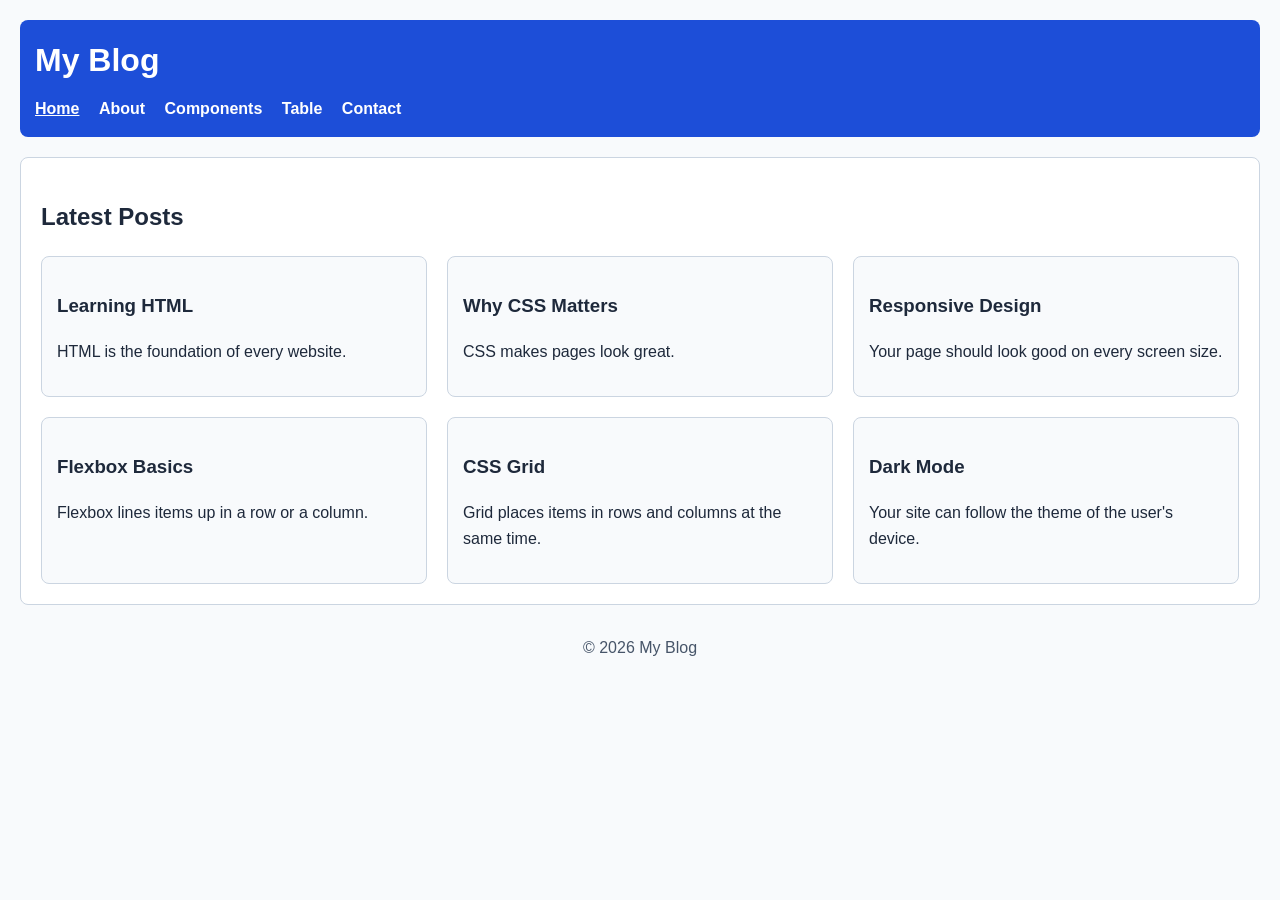
<file: index.html>
<!DOCTYPE html>
<html lang="en">
<head>
    <meta charset="UTF-8">
    <meta name="viewport" content="width=device-width, initial-scale=1.0">
    <title>My Blog - Home</title>
    <link rel="stylesheet" href="style.css">
</head>
<body>

    <header>
        <h1>My Blog</h1>
        <nav aria-label="Main">
            <a href="index.html" aria-current="page">Home</a>
            <a href="about.html">About</a>
            <a href="components.html">Components</a>
            <a href="table.html">Table</a>
            <a href="contact.html">Contact</a>
        </nav>
    </header>

    <main>
        <section>
            <h2>Latest Posts</h2>

            
            <div class="posts">
                <article>
                    <h3>Learning HTML</h3>
                    <p>HTML is the foundation of every website.</p>
                </article>

                <article>
                    <h3>Why CSS Matters</h3>
                    <p>CSS makes pages look great.</p>
                </article>

                <article>
                    <h3>Responsive Design</h3>
                    <p>Your page should look good on every screen size.</p>
                </article>

                <article>
                    <h3>Flexbox Basics</h3>
                    <p>Flexbox lines items up in a row or a column.</p>
                </article>

                <article>
                    <h3>CSS Grid</h3>
                    <p>Grid places items in rows and columns at the same time.</p>
                </article>

                <article>
                    <h3>Dark Mode</h3>
                    <p>Your site can follow the theme of the user's device.</p>
                </article>
            </div>
        </section>
    </main>

    <footer>
        <p>&copy; 2026 My Blog</p>
    </footer>

</body>
</html>
</file>
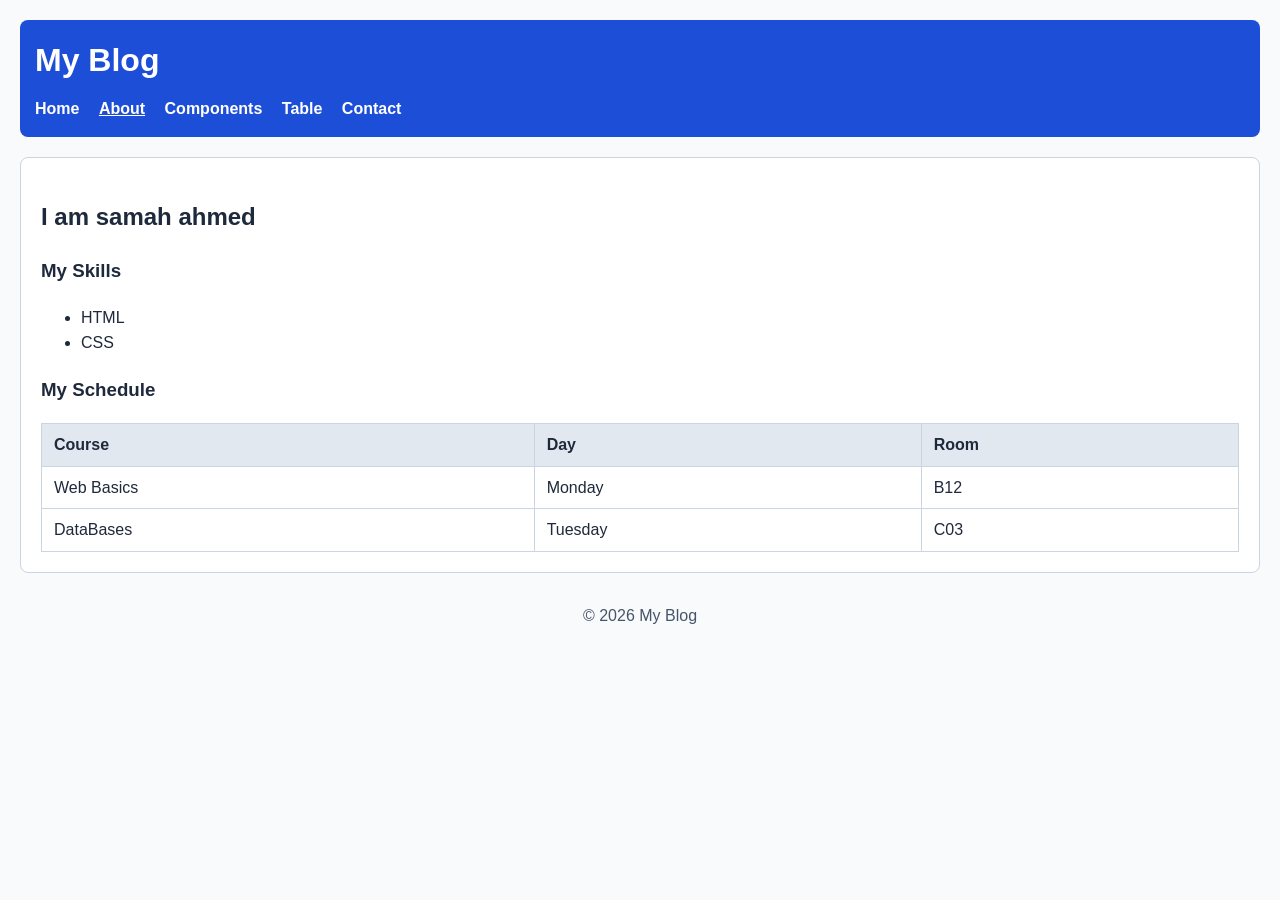
<file: about.html>
<!DOCTYPE html>
<html lang="en">
<head>
    <meta charset="UTF-8">
    <meta name="viewport" content="width=device-width, initial-scale=1.0">
    <title>My Blog - About Me</title>
    <link rel="stylesheet" href="style.css">
</head>
<body>

    <header>
        <h1>My Blog</h1>
        <nav aria-label="Main">
            <a href="index.html">Home</a>
            <a href="about.html" aria-current="page">About</a>
            <a href="components.html">Components</a>
            <a href="table.html">Table</a>
            <a href="contact.html">Contact</a>
        </nav>
    </header>

    <main>
        <section>
            <h2>I am samah ahmed</h2>

            <h3>My Skills</h3>
            <ul>
                <li>HTML</li>
                <li>CSS</li>
            </ul>

            <h3>My Schedule</h3>
            <div class="table-wrap">
                <table>
                    <thead>
                        <tr>
                            <th>Course</th>
                            <th>Day</th>
                            <th>Room</th>
                        </tr>
                    </thead>
                    <tbody>
                        <tr>
                            <td>Web Basics</td>
                            <td>Monday</td>
                            <td>B12</td>
                        </tr>
                        <tr>
                            <td>DataBases</td>
                            <td>Tuesday</td>
                            <td>C03</td>
                        </tr>
                    </tbody>
                </table>
            </div>
        </section>
    </main>

    <footer>
        <p>&copy; 2026 My Blog</p>
    </footer>

</body>
</html>
</file>
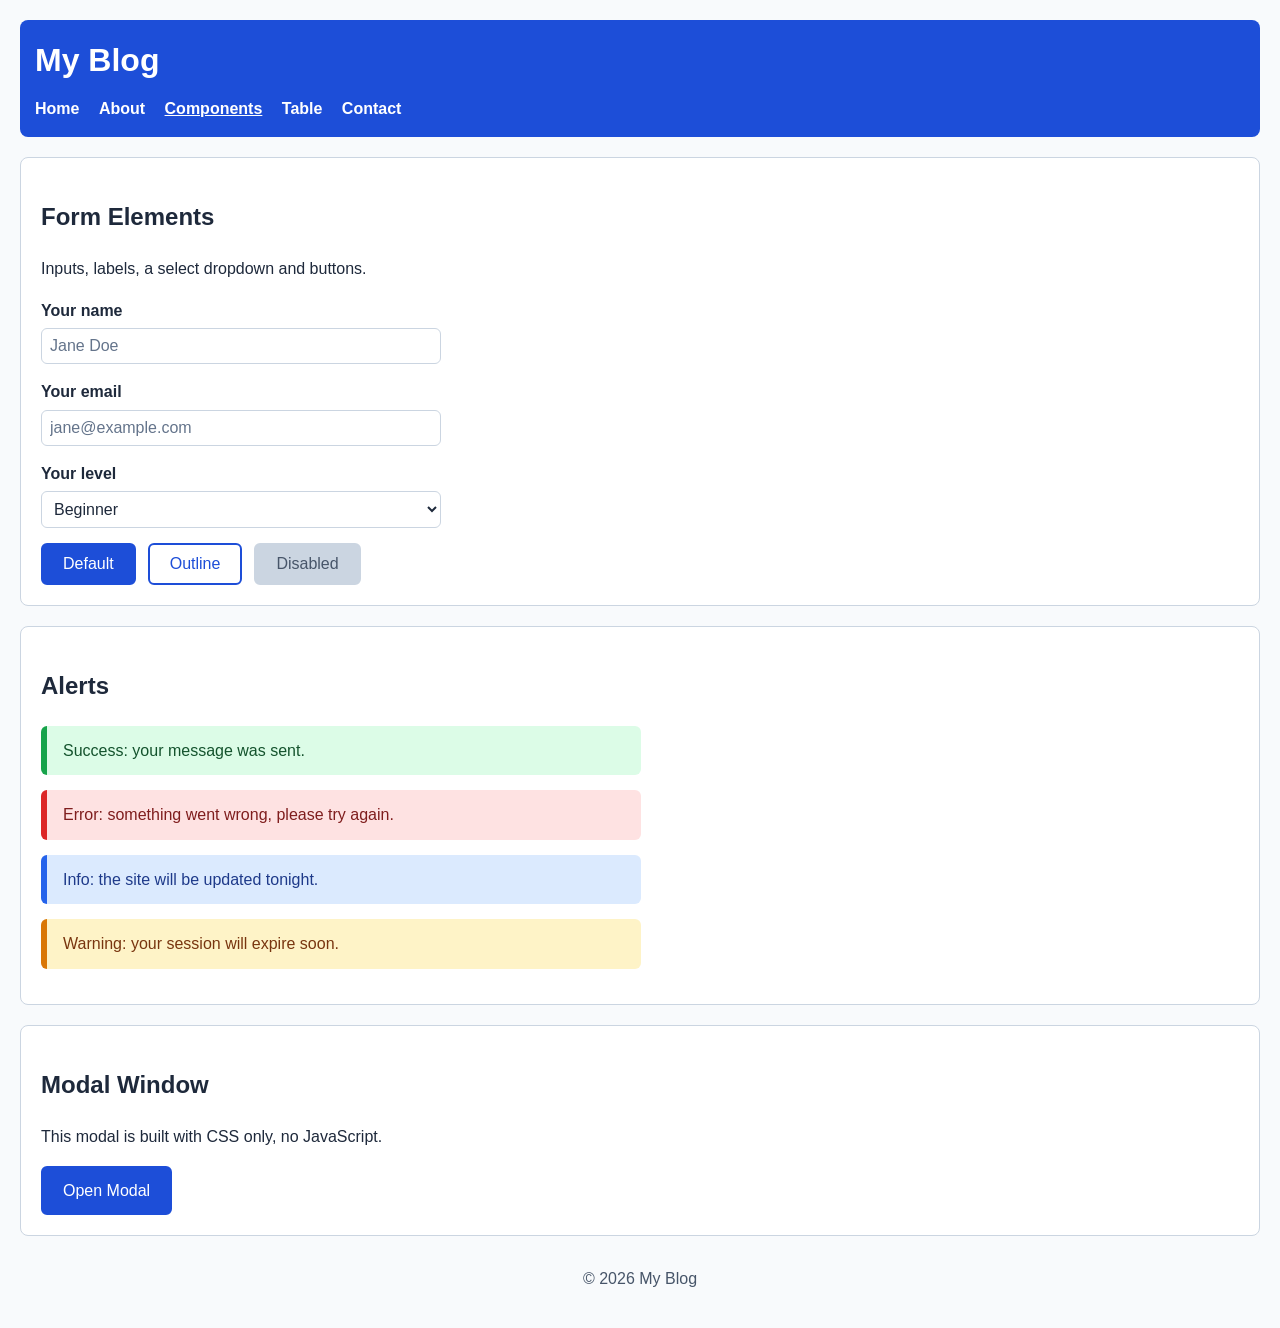
<file: components.html>
<!DOCTYPE html>
<html lang="en">
<head>
    <meta charset="UTF-8">
    <meta name="viewport" content="width=device-width, initial-scale=1.0">
    <title>My Blog - Components</title>
    <link rel="stylesheet" href="style.css">
</head>
<body>

    <header>
        <h1>My Blog</h1>
        <nav aria-label="Main">
            <a href="index.html">Home</a>
            <a href="about.html">About</a>
            <a href="components.html" aria-current="page">Components</a>
            <a href="table.html">Table</a>
            <a href="contact.html">Contact</a>
        </nav>
    </header>

    <main>

        <!-- ===== 1) Form Elements ===== -->
        <section>
            <h2>Form Elements</h2>
            <p>Inputs, labels, a select dropdown and buttons.</p>

            <form action="#" method="POST">
                <div>
                    <label for="demoName">Your name</label>
                    <input type="text" id="demoName" name="demoName" placeholder="Jane Doe">
                </div>

                <div>
                    <label for="demoEmail">Your email</label>
                    <input type="email" id="demoEmail" name="demoEmail" placeholder="jane@example.com">
                </div>

                <div>
                    <label for="demoLevel">Your level</label>
                    <select id="demoLevel" name="demoLevel">
                        <option value="beginner">Beginner</option>
                        <option value="intermediate">Intermediate</option>
                        <option value="advanced">Advanced</option>
                    </select>
                </div>

                <div class="button-row">
                    <button type="submit">Default</button>
                    <button type="button" class="btn-outline">Outline</button>
                    <button type="button" disabled>Disabled</button>
                </div>
            </form>
        </section>

        <!-- ===== 2) Alert / Notification ===== -->
        <section>
            <h2>Alerts</h2>

            <div class="alert alert-success" role="status">
                Success: your message was sent.
            </div>

            <div class="alert alert-error" role="alert">
                Error: something went wrong, please try again.
            </div>

            <div class="alert alert-info" role="status">
                Info: the site will be updated tonight.
            </div>

            <div class="alert alert-warning" role="status">
                Warning: your session will expire soon.
            </div>
        </section>

        <!-- ===== 3) Modal (CSS only) ===== -->
        <section>
            <h2>Modal Window</h2>
            <p>This modal is built with CSS only, no JavaScript.</p>
            <a href="#modal" class="btn">Open Modal</a>
        </section>

        <!-- المودال: بيظهر لما اللينك #modal يتضغط (:target) -->
        <div id="modal" class="modal" role="dialog" aria-modal="true" aria-labelledby="modal-title">
            <div class="modal-content">
                <h2 id="modal-title">Hello!</h2>
                <p>You opened this window using only CSS.</p>
                <a href="#" class="btn">Close</a>
            </div>
        </div>

    </main>

    <footer>
        <p>&copy; 2026 My Blog</p>
    </footer>

</body>
</html>
</file>
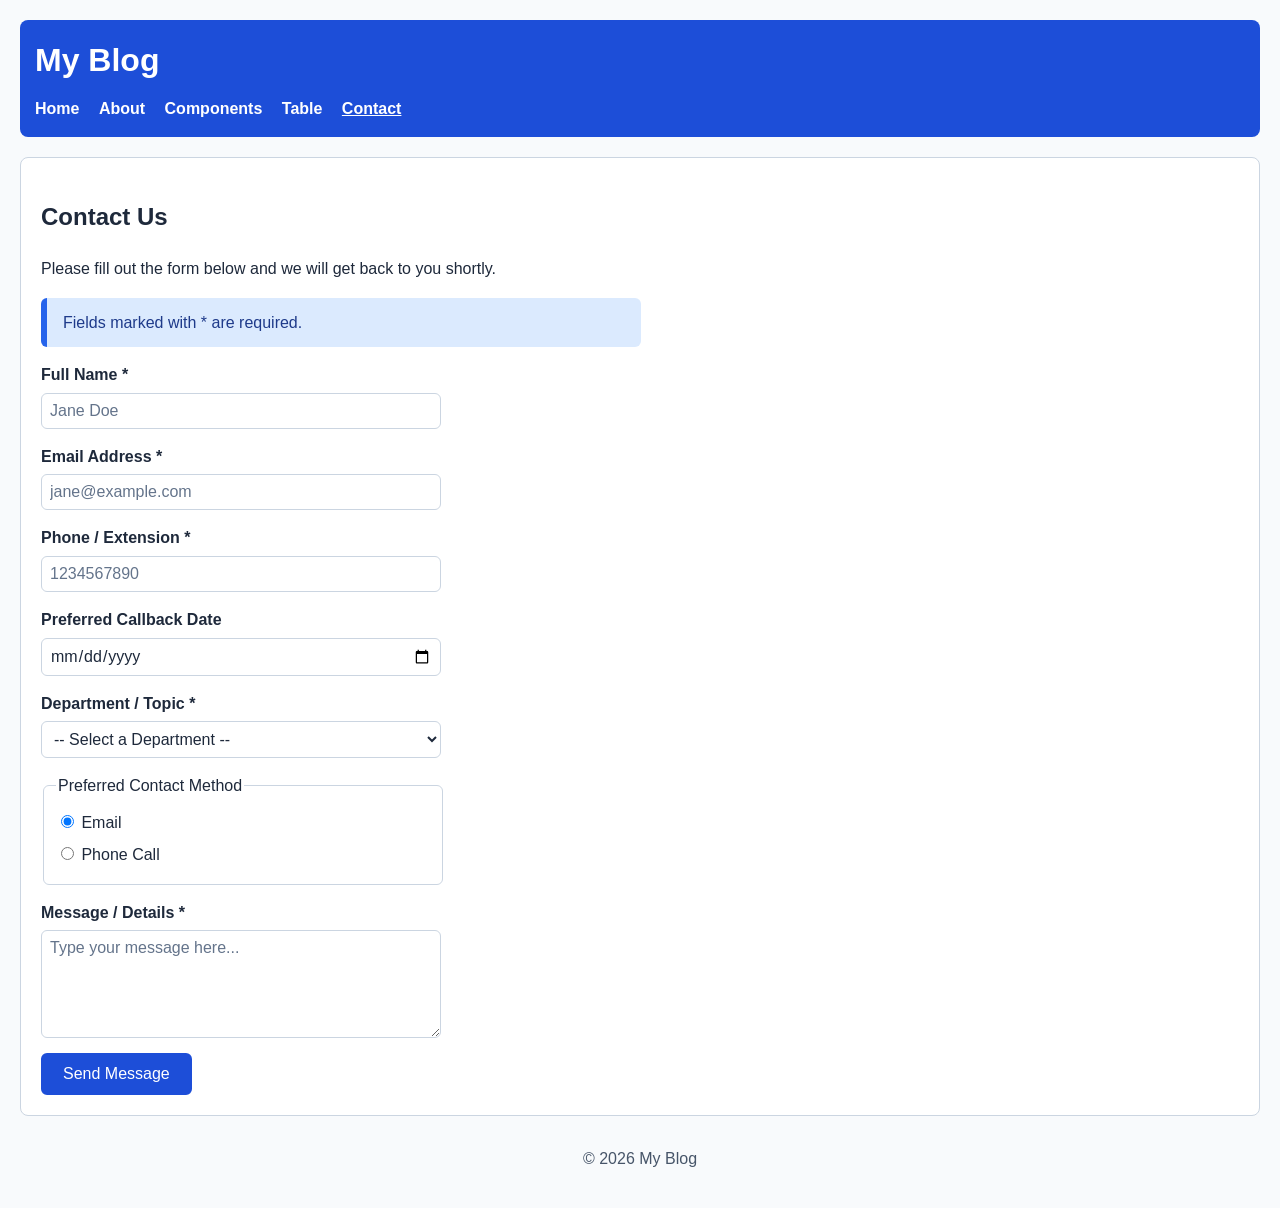
<file: contact.html>
<!DOCTYPE html>
<html lang="en">
<head>
    <meta charset="UTF-8">
    <meta name="viewport" content="width=device-width, initial-scale=1.0">
    <title>My Blog - Contact Us</title>
    <link rel="stylesheet" href="style.css">
</head>
<body>

    <header>
        <h1>My Blog</h1>
        <nav aria-label="Main">
            <a href="index.html">Home</a>
            <a href="about.html">About</a>
            <a href="components.html">Components</a>
            <a href="table.html">Table</a>
            <a href="contact.html" aria-current="page">Contact</a>
        </nav>
    </header>

    <main>
        <section>
            <h2>Contact Us</h2>
            <p>Please fill out the form below and we will get back to you shortly.</p>

            <div class="alert alert-info" role="status">
                Fields marked with * are required.
            </div>

            <form action="#" method="POST">

                <div>
                    <label for="fullName">Full Name *</label>
                    <input type="text" id="fullName" name="fullName" placeholder="Jane Doe" required>
                </div>

                <div>
                    <label for="email">Email Address *</label>
                    <input type="email" id="email" name="email" placeholder="jane@example.com" required>
                </div>

                <div>
                    <label for="phone">Phone / Extension *</label>
                    <input type="number" id="phone" name="phone" placeholder="1234567890" required>
                </div>

                <div>
                    <label for="preferredDate">Preferred Callback Date</label>
                    <input type="date" id="preferredDate" name="preferredDate">
                </div>

                <div>
                    <label for="department">Department / Topic *</label>
                    <select id="department" name="department" required>
                        <option value="" disabled selected>-- Select a Department --</option>
                        <option value="support">Customer Support</option>
                        <option value="sales">Sales &amp; Inquiries</option>
                    </select>
                </div>

                <fieldset>
                    <legend>Preferred Contact Method</legend>
                    <label>
                        <input type="radio" name="contactMethod" value="email" checked> Email
                    </label>
                    <label>
                        <input type="radio" name="contactMethod" value="phone"> Phone Call
                    </label>
                </fieldset>

                <div>
                    <label for="message">Message / Details *</label>
                    <textarea id="message" name="message" rows="5" placeholder="Type your message here..." required></textarea>
                </div>

                <button type="submit">Send Message</button>

            </form>
        </section>
    </main>

    <footer>
        <p>&copy; 2026 My Blog</p>
    </footer>

</body>
</html>
</file>
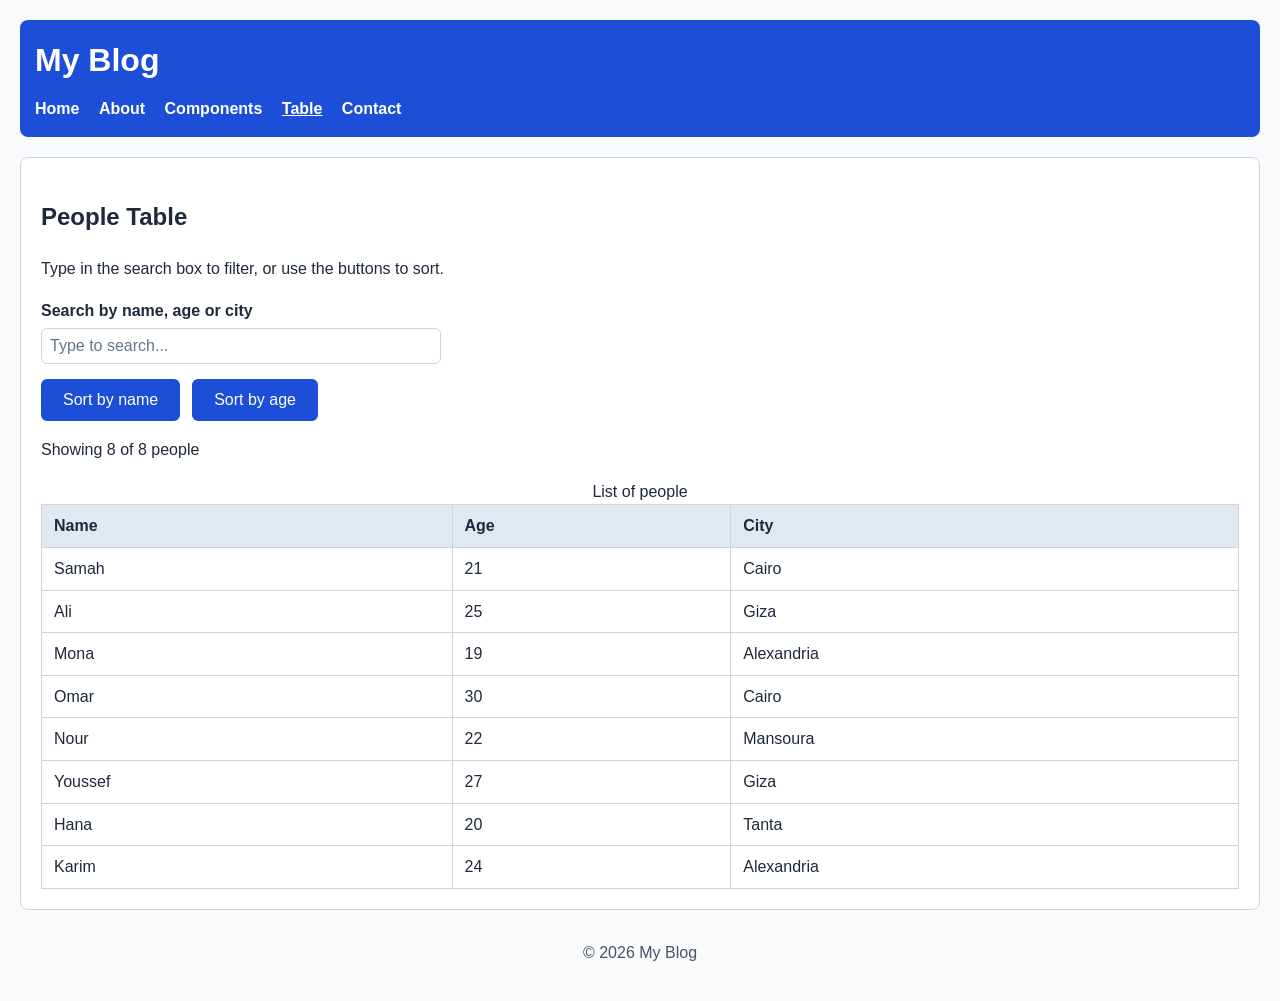
<file: table.html>
<!DOCTYPE html>
<html lang="en">
<head>
    <meta charset="UTF-8">
    <meta name="viewport" content="width=device-width, initial-scale=1.0">
    <title>My Blog - People Table</title>
    <link rel="stylesheet" href="style.css">
</head>
<body>

    <header>
        <h1>My Blog</h1>
        <nav aria-label="Main">
            <a href="index.html">Home</a>
            <a href="about.html">About</a>
            <a href="components.html">Components</a>
            <a href="table.html" aria-current="page">Table</a>
            <a href="contact.html">Contact</a>
        </nav>
    </header>

    <main>
        <section>
            <h2>People Table</h2>
            <p>Type in the search box to filter, or use the buttons to sort.</p>

            
            <label for="search">Search by name, age or city</label>
            <input type="search" id="search" placeholder="Type to search...">

   
            <div class="button-row">
                <button type="button" id="sortName">Sort by name</button>
                <button type="button" id="sortAge">Sort by age</button>
            </div>

            
            <p id="count" role="status"></p>

            <div class="table-wrap">
                <table>
                    <caption>List of people</caption>
                    <thead>
                        <tr>
                            <th scope="col">Name</th>
                            <th scope="col">Age</th>
                            <th scope="col">City</th>
                        </tr>
                    </thead>
                    
                    <tbody id="tableBody"></tbody>
                </table>
            </div>
        </section>
    </main>

    <footer>
        <p>&copy; 2026 My Blog</p>
    </footer>

    <script src="script.js"></script>
</body>
</html>
</file>
<file: style.css>
:root {
    --bg: #f8fafc;
    --text: #1e293b;
    --muted: #475569;
    --surface: #ffffff;
    --border: #cbd5e1;
    --header-bg: #1d4ed8;
    --btn-bg: #1d4ed8;
    --btn-hover: #1e40af;
    --link: #1d4ed8;
    --th-bg: #e2e8f0;
    --placeholder: #64748b;
    --focus: #b45309;
    --disabled-bg: #cbd5e1;
    --disabled-text: #475569;
    --radius: 8px;
}

@media (prefers-color-scheme: dark) {
    :root {
        --bg: #0f172a;
        --text: #e2e8f0;
        --muted: #cbd5e1;
        --surface: #1e293b;
        --border: #475569;
        --header-bg: #1e3a8a;
        --btn-bg: #1d4ed8;
        --btn-hover: #2563eb;
        --link: #93c5fd;
        --th-bg: #334155;
        --placeholder: #94a3b8;
        --focus: #fbbf24;
        --disabled-bg: #334155;
        --disabled-text: #cbd5e1;
    }
}

* {
    box-sizing: border-box;
}

body {
    font-family: Arial, sans-serif;
    background-color: var(--bg);
    color: var(--text);
    margin: 0;
    padding: 20px;
    line-height: 1.6;
}

header {
    background-color: var(--header-bg);
    color: #ffffff;
    padding: 15px;
    border-radius: var(--radius);
    margin-bottom: 20px;
}

header h1 {
    margin: 0 0 10px;
}

header nav a {
    color: #ffffff;
    margin-right: 15px;
    text-decoration: none;
    font-weight: bold;
}

header nav a:hover,
header nav a[aria-current="page"] {
    text-decoration: underline;
}

a {
    color: var(--link);
}

section {
    background-color: var(--surface);
    border: 1px solid var(--border);
    border-radius: var(--radius);
    padding: 20px;
    margin-bottom: 20px;
}

footer {
    text-align: center;
    color: var(--muted);
    margin-top: 30px;
}

.table-wrap {
    overflow-x: auto;
}

table {
    width: 100%;
    border-collapse: collapse;
}

th,
td {
    border: 1px solid var(--border);
    padding: 8px 12px;
    text-align: left;
}

th {
    background-color: var(--th-bg);
}

.posts {
    display: grid;
    grid-template-columns: 1fr;
    gap: 20px;
}

@media (min-width: 768px) {
    .posts {
        grid-template-columns: repeat(2, 1fr);
    }
}

@media (min-width: 1024px) {
    .posts {
        grid-template-columns: repeat(3, 1fr);
    }
}

.posts article {
    background-color: var(--bg);
    border: 1px solid var(--border);
    border-radius: var(--radius);
    padding: 15px;
}

label {
    font-weight: bold;
}
input:not([type="radio"]):not([type="checkbox"]),
select,
textarea {
    display: block;
    width: 100%;
    max-width: 400px;
    margin-top: 5px;
    margin-bottom: 15px;
    padding: 8px;
    border: 1px solid var(--border);
    border-radius: 6px;
    background-color: var(--surface);
    color: var(--text);
    font-size: 1rem;
    font-family: inherit;
}

::placeholder {
    color: var(--placeholder);
    opacity: 1;
}

fieldset {
    max-width: 400px;
    border: 1px solid var(--border);
    border-radius: 6px;
    margin-bottom: 15px;
}

fieldset label {
    display: block;
    font-weight: normal;
    margin: 6px 0;
}

input:focus,
select:focus,
textarea:focus,
button:focus,
.btn:focus,
header nav a:focus {
    outline: 3px solid var(--focus);
    outline-offset: 2px;
}

button,
.btn {
    display: inline-block;
    background-color: var(--btn-bg);
    color: #ffffff;
    border: 2px solid var(--btn-bg);
    padding: 10px 20px;
    border-radius: 6px;
    cursor: pointer;
    font-size: 1rem;
    font-family: inherit;
    text-decoration: none;
}

button:hover:not(:disabled),
.btn:hover {
    background-color: var(--btn-hover);
    border-color: var(--btn-hover);
}

.btn-outline {
    background-color: transparent;
    color: var(--link);
    border-color: var(--link);
}

.btn-outline:hover {
    color: #ffffff;
}

button:disabled {
    background-color: var(--disabled-bg);
    border-color: var(--disabled-bg);
    color: var(--disabled-text);
    cursor: not-allowed;
}

.button-row {
    display: flex;
    flex-wrap: wrap;
    gap: 12px;
}

.modal {
    display: none;
    position: fixed;
    top: 0;
    left: 0;
    width: 100%;
    height: 100%;
    background-color: rgba(0, 0, 0, 0.6);
    align-items: center;
    justify-content: center;
    z-index: 100;
}

.modal:target {
    display: flex;
}

.modal-content {
    background-color: var(--surface);
    color: var(--text);
    padding: 25px;
    border-radius: var(--radius);
    max-width: 400px;
    width: 90%;
}

.alert {
    padding: 12px 16px;
    border-radius: 6px;
    border-left: 6px solid;
    margin-bottom: 15px;
    max-width: 600px;
}

.alert-success {
    background-color: #dcfce7;
    color: #14532d;
    border-color: #16a34a;
}

.alert-error {
    background-color: #fee2e2;
    color: #7f1d1d;
    border-color: #dc2626;
}

.alert-info {
    background-color: #dbeafe;
    color: #1e3a8a;
    border-color: #2563eb;
}

.alert-warning {
    background-color: #fef3c7;
    color: #78350f;
    border-color: #d97706;
}

@media (prefers-color-scheme: dark) {
    .alert-success {
        background-color: #14532d;
        color: #dcfce7;
    }
    .alert-error {
        background-color: #7f1d1d;
        color: #fee2e2;
    }
    .alert-info {
        background-color: #1e3a8a;
        color: #dbeafe;
    }
    .alert-warning {
        background-color: #78350f;
        color: #fef3c7;
    }
}
</file>
